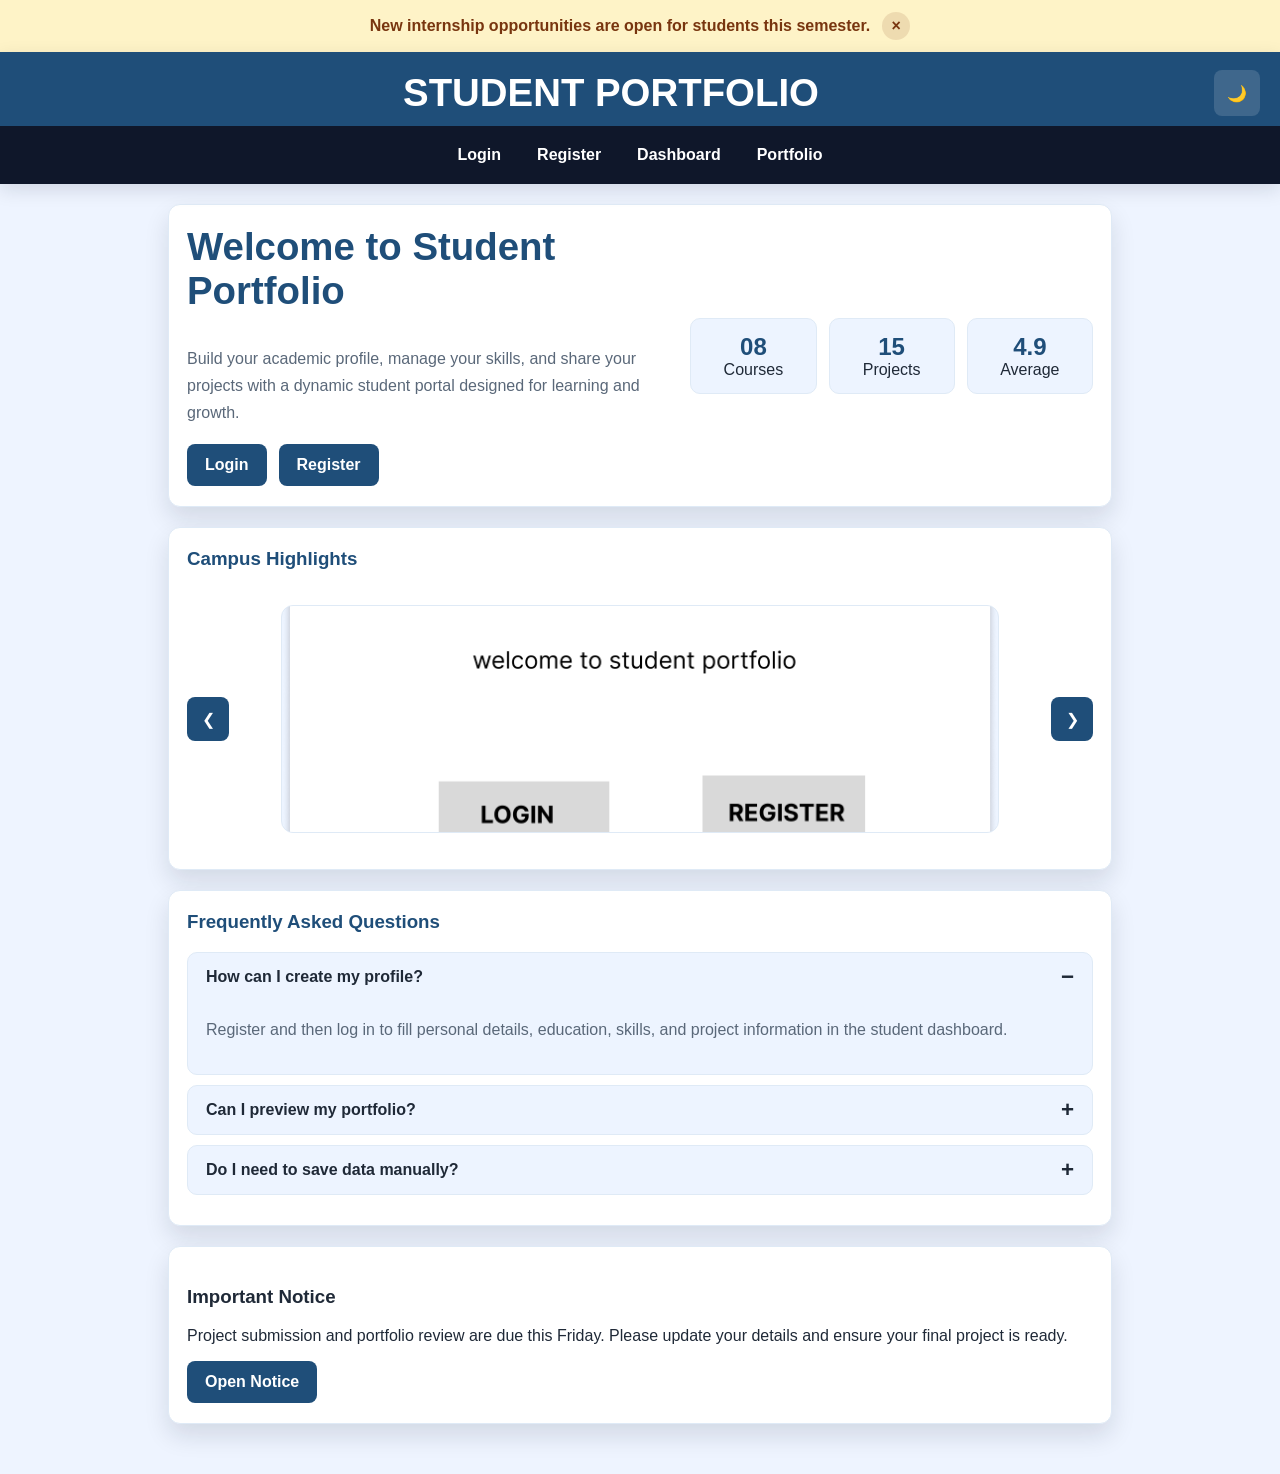
<file: index.html>
<!doctype html>
<html lang="en">
  <head>
    <meta charset="UTF-8">
    <meta name="viewport" content="width=device-width,initial-scale=1.0">
    <link rel="stylesheet" href="css/index.css">
    <title>Student Portfolio</title>
    <script src="js/app.js" defer></script>
  </head>
  <body class="home-page">
    <div class="notification-banner" id="notificationBanner" role="status" aria-live="polite">
      <span>New internship opportunities are open for students this semester.</span>
      <button class="dismiss-btn" type="button" aria-label="Dismiss notification">×</button>
    </div>

    <header class="landing-header">
      <div class="header-row">
        <button class="hamburger" id="menuToggle" aria-label="Toggle navigation" aria-expanded="false" type="button">
          <span></span><span></span><span></span>
        </button>
        <h1>STUDENT PORTFOLIO</h1>
        <button class="theme-toggle" id="themeToggle" type="button" aria-label="Switch to dark mode">🌙</button>
      </div>

      <nav class="main-nav" id="mainNav" aria-label="Main navigation">
        <a href="pages/login.html">Login</a>
        <a href="pages/register.html">Register</a>
        <a href="pages/dashboard.html">Dashboard</a>
        <a href="pages/portfolio.html">Portfolio</a>
      </nav>
    </header>

    <main class="home-layout">
      <section class="card home-hero">
        <div>
          <h2>Welcome to Student Portfolio</h2>
          <p>Build your academic profile, manage your skills, and share your projects with a dynamic student portal designed for learning and growth.</p>
          <div class="home-actions">
            <a class="button" href="pages/login.html">Login</a>
            <a class="button" href="pages/register.html">Register</a>
          </div>
        </div>

        <div class="stat-grid">
          <div class="stat"><strong>08</strong>Courses</div>
          <div class="stat"><strong>15</strong>Projects</div>
          <div class="stat"><strong>4.9</strong>Average</div>
        </div>
      </section>

      <section class="card slider-section" aria-label="Portfolio highlights">
        <h3>Campus Highlights</h3>
        <div class="slider">
          <button class="slider-btn prev" type="button" aria-label="Previous slide">❮</button>
          <div class="slides">
            <figure class="slide active">
              <img src="images/Frame 1.png" alt="Students in coding lab">
              <figcaption>Hands-on coding practice</figcaption>
            </figure>
            <figure class="slide">
              <img src="images/frame 3.png" alt="Project presentations">
              <figcaption>Presentation and teamwork</figcaption>
            </figure>
            <figure class="slide">
              <img src="images/frame 6.png" alt="Workshop session">
              <figcaption>Workshops and seminars</figcaption>
            </figure>
          </div>
          <button class="slider-btn next" type="button" aria-label="Next slide">❯</button>
        </div>
      </section>

      <section class="card faq-section">
        <h3>Frequently Asked Questions</h3>

        <div class="faq-item active">
          <button class="faq-question" type="button" aria-expanded="true">How can I create my profile?</button>
          <div class="faq-answer">
            <p>Register and then log in to fill personal details, education, skills, and project information in the student dashboard.</p>
          </div>
        </div>

        <div class="faq-item">
          <button class="faq-question" type="button" aria-expanded="false">Can I preview my portfolio?</button>
          <div class="faq-answer">
            <p>Yes. After saving your details, use the portfolio page to view the final student profile and project summary.</p>
          </div>
        </div>

        <div class="faq-item">
          <button class="faq-question" type="button" aria-expanded="false">Do I need to save data manually?</button>
          <div class="faq-answer">
            <p>No. The application stores your form details in localStorage, so your information remains available when you revisit the website.</p>
          </div>
        </div>
      </section>

      <section class="card">
        <h3>Important Notice</h3>
        <p>Project submission and portfolio review are due this Friday. Please update your details and ensure your final project is ready.</p>
        <button class="primary-btn" id="openModalBtn" type="button">Open Notice</button>
      </section>
    </main>

    <div class="modal-backdrop" id="studentModal" aria-hidden="true">
      <div class="modal" role="dialog" aria-modal="true" aria-labelledby="modalTitle">
        <button class="modal-close" id="closeModalBtn" type="button" aria-label="Close modal">×</button>
        <h3 id="modalTitle">Portfolio Submission Notice</h3>
        <p>Please complete all profile sections before the final portfolio review. Keep your resume, projects, and skills updated for a better presentation.</p>
        <button class="primary-btn" type="button">Review Now</button>
      </div>
    </div>
  </body>
</html>
</file>
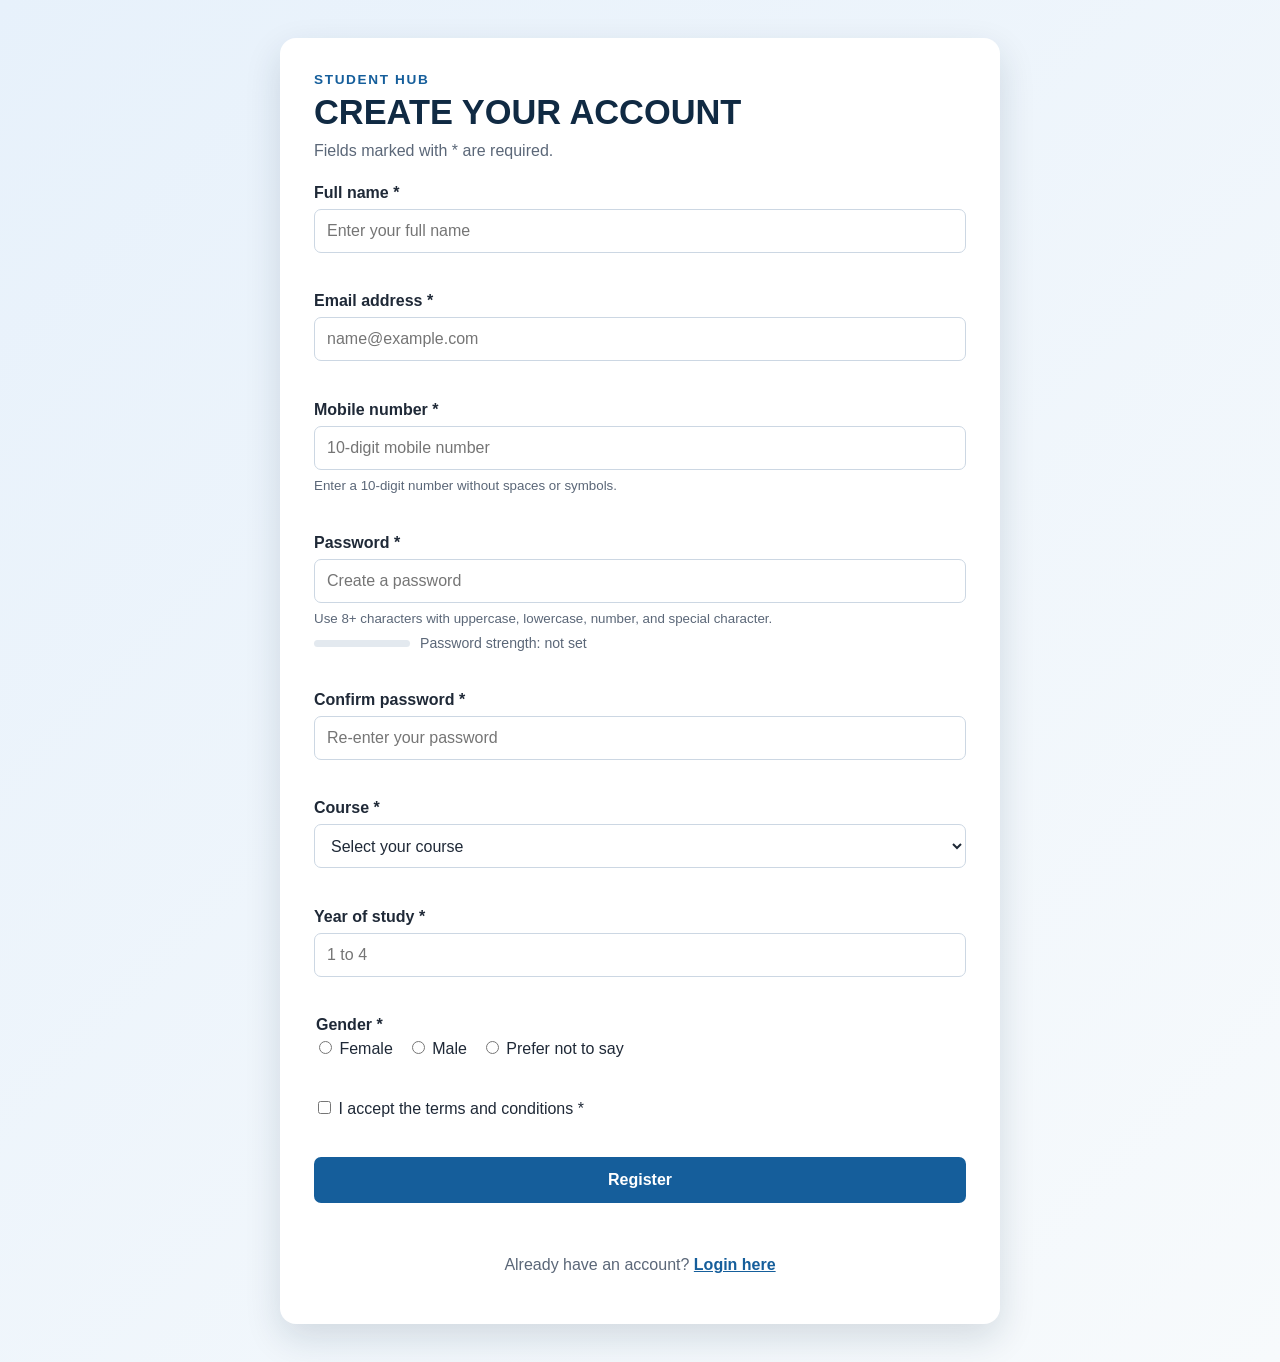
<file: pages/register.html>
<!doctype html>
<html lang="en">
  <head>
    <meta charset="UTF-8">
    <meta name="viewport" content="width=device-width,initial-scale=1.0">
    <link rel="stylesheet" href="../css/register.css">
    <title>Register</title>
    <script src="../js/app.js" defer></script>
  </head>
  <body class="page">
    <main class="registration-shell">
      <p class="eyebrow">Student Hub</p>
      <h1 class="page-title">CREATE YOUR ACCOUNT</h1>
      <p class="form-intro">Fields marked with <span aria-hidden="true">*</span> are required.</p>
      <form class="form registration-form" data-store="account" data-next="dashboard.html" data-validation="registration" novalidate>
      <div class="field">
        <label for="name">Full name <span aria-hidden="true">*</span></label>
        <input id="name" name="name" type="text" placeholder="Enter your full name" autocomplete="name" required minlength="2" maxlength="50" aria-describedby="name-error">
        <p class="field-error" id="name-error" aria-live="polite"></p>
      </div>
      <div class="field">
        <label for="email">Email address <span aria-hidden="true">*</span></label>
        <input id="email" name="email" type="email" placeholder="name@example.com" autocomplete="email" required aria-describedby="email-error">
        <p class="field-error" id="email-error" aria-live="polite"></p>
      </div>
      <div class="field">
        <label for="mobile">Mobile number <span aria-hidden="true">*</span></label>
        <input id="mobile" name="mobile" type="tel" placeholder="10-digit mobile number" autocomplete="tel" inputmode="numeric" pattern="[0-9]{10}" required aria-describedby="mobile-help mobile-error">
        <small id="mobile-help">Enter a 10-digit number without spaces or symbols.</small>
        <p class="field-error" id="mobile-error" aria-live="polite"></p>
      </div>
      <div class="field">
        <label for="password">Password <span aria-hidden="true">*</span></label>
        <input id="password" name="password" type="password" placeholder="Create a password" autocomplete="new-password" required aria-describedby="password-help password-strength password-error">
        <small id="password-help">Use 8+ characters with uppercase, lowercase, number, and special character.</small>
        <div class="password-strength" id="password-strength" aria-live="polite">
          <span class="strength-meter" aria-hidden="true"><span></span></span><span class="strength-text">Password strength: not set</span>
        </div>
        <p class="field-error" id="password-error" aria-live="polite"></p>
      </div>
      <div class="field">
        <label for="confirmPassword">Confirm password <span aria-hidden="true">*</span></label>
        <input id="confirmPassword" name="confirmPassword" type="password" placeholder="Re-enter your password" autocomplete="new-password" required aria-describedby="confirmPassword-error">
        <p class="field-error" id="confirmPassword-error" aria-live="polite"></p>
      </div>
      <div class="field">
        <label for="course">Course <span aria-hidden="true">*</span></label>
        <select id="course" name="course" required aria-describedby="course-error">
          <option value="">Select your course</option>
          <option>Computer Engineering</option>
          <option>Information Technology</option>
          <option>Mechanical Engineering</option>
          <option>Electrical Engineering</option>
          <option>Other</option>
        </select>
        <p class="field-error" id="course-error" aria-live="polite"></p>
      </div>
      <div class="field">
        <label for="year">Year of study <span aria-hidden="true">*</span></label>
        <input id="year" name="year" type="number" min="1" max="4" step="1" placeholder="1 to 4" required aria-describedby="year-error">
        <p class="field-error" id="year-error" aria-live="polite"></p>
      </div>
      <fieldset class="field choice-field" aria-describedby="gender-error">
        <legend>Gender <span aria-hidden="true">*</span></legend>
        <div class="choice-row">
          <label><input name="gender" type="radio" value="Female" required> Female</label>
          <label><input name="gender" type="radio" value="Male"> Male</label>
          <label><input name="gender" type="radio" value="Prefer not to say"> Prefer not to say</label>
        </div>
        <p class="field-error" id="gender-error" aria-live="polite"></p>
      </fieldset>
      <div class="field terms-field">
        <label><input id="terms" name="terms" type="checkbox" required aria-describedby="terms-error"> I accept the terms and conditions <span aria-hidden="true">*</span></label>
        <p class="field-error" id="terms-error" aria-live="polite"></p>
      </div>
      <button class="button" type="submit">Register</button>
      <p class="form-message" role="status" aria-live="polite"></p>
      </form>
      <p class="auth-switch">Already have an account? <a href="login.html">Login here</a></p>
    </main>
</body>
</html>
</file>
<file: css/index.css>
:root {
  --bg: #eef4ff;
  --panel: #ffffff;
  --panel-soft: #edf4ff;
  --text: #1f2937;
  --muted: #5a6879;
  --primary: #1f4e79;
  --nav: #0f172a;
  --border: #dfeaf6;
  --shadow: rgba(15,23,42,0.12);
  --button: #1f4e79;
  --button-text: #ffffff;
}

body.theme-dark {
  --bg: #0b1220;
  --panel: #0f1b2b;
  --panel-soft: #162b3f;
  --text: #edf3ff;
  --muted: #c6d5ef;
  --primary: #9ed0ff;
  --nav: #0b1220;
  --border: #2a3d5f;
  --shadow: rgba(2,6,23,0.65);
  --button: #9ed0ff;
  --button-text: #061423;
}

* { box-sizing: border-box; }
body {
  margin: 0;
  font-family: Arial, sans-serif;
  background: var(--bg);
  color: var(--text);
  transition: background 0.25s ease, color 0.25s ease;
}
a { color: inherit; text-decoration: none; }
button { font: inherit; }
img { max-width: 100%; display: block; }

.notification-banner {
  display: flex;
  align-items: center;
  justify-content: center;
  gap: 12px;
  padding: 12px 18px;
  background: #fef3c7;
  color: #78350f;
  font-weight: 600;
  text-align: center;
  transform: translateY(-110%);
  transition: transform 0.25s ease;
}
.notification-banner.show { transform: translateY(0); }
.dismiss-btn {
  border: none;
  background: rgba(120,53,15,0.12);
  border-radius: 50%;
  width: 28px;
  height: 28px;
  cursor: pointer;
  color: inherit;
}

.landing-header {
  background: var(--primary);
  color: white;
  position: sticky;
  top: 0;
  z-index: 20;
  box-shadow: 0 6px 18px var(--shadow);
}
.header-row {
  display: flex;
  align-items: center;
  justify-content: space-between;
  gap: 12px;
  padding: 18px 20px 10px;
}
.header-row h1 {
  margin: 0;
  text-align: center;
  flex: 1;
  font-size: clamp(1.6rem, 3vw, 2.5rem);
}
.hamburger,
.theme-toggle {
  width: 46px;
  height: 46px;
  border-radius: 8px;
  border: none;
  background: rgba(255,255,255,0.14);
  color: white;
  cursor: pointer;
}
.hamburger {
  display: none;
  flex-direction: column;
  justify-content: center;
  gap: 4px;
  padding: 10px;
}
.hamburger span {
  display: block;
  width: 100%;
  height: 3px;
  background: white;
  border-radius: 2px;
}
.main-nav {
  display: flex;
  justify-content: center;
  flex-wrap: wrap;
  gap: 12px;
  background: var(--nav);
  padding: 12px 14px;
}
.main-nav a {
  color: white;
  padding: 8px 12px;
  border-radius: 999px;
  font-weight: 600;
}
.main-nav a:hover,
.main-nav a:focus-visible { background: rgba(255,255,255,0.12); outline: none; }

.home-layout {
  max-width: 980px;
  margin: 0 auto;
  padding: 20px 18px 30px;
}
.card {
  background: var(--panel);
  border: 1px solid var(--border);
  border-radius: 12px;
  padding: 20px 18px;
  margin-bottom: 20px;
  box-shadow: 0 12px 24px var(--shadow);
}
.home-hero {
  display: grid;
  grid-template-columns: 1.2fr 1fr;
  gap: 20px;
  align-items: center;
}
.home-hero h2 {
  margin-top: 0;
  color: var(--primary);
  font-size: clamp(1.6rem, 3vw, 2.5rem);
}
.home-hero p {
  color: var(--muted);
  line-height: 1.7;
}
.home-actions {
  display: flex;
  gap: 12px;
  flex-wrap: wrap;
  margin-top: 18px;
}
.button,
.primary-btn {
  display: inline-flex;
  align-items: center;
  justify-content: center;
  padding: 12px 18px;
  border: none;
  border-radius: 8px;
  background: var(--button);
  color: var(--button-text);
  font-weight: 700;
  cursor: pointer;
}

.stat-grid {
  display: grid;
  grid-template-columns: repeat(3, minmax(0, 1fr));
  gap: 12px;
}
.stat {
  background: var(--panel-soft);
  border: 1px solid var(--border);
  border-radius: 10px;
  padding: 14px 12px;
  text-align: center;
}
.stat strong {
  display: block;
  font-size: 1.5rem;
  color: var(--primary);
}

.slider-section h3,
.faq-section h3 {
  margin-top: 0;
  color: var(--primary);
}
.slider {
  display: grid;
  grid-template-columns: 42px 1fr 42px;
  gap: 12px;
  align-items: center;
}
.slides {
  position: relative;
  min-height: 260px;
  overflow: hidden;
}
.slide {
  display: none;
  position: absolute;
  inset: 0;
  background: var(--panel-soft);
  border: 1px solid var(--border);
  border-radius: 12px;
  overflow: hidden;
}
.slide.active { display: block; }
.slide img {
  width: 100%;
  height: 230px;
  object-fit: cover;
}
.slide figcaption {
  padding: 10px 12px;
  background: rgba(15,23,42,0.72);
  color: white;
}
.slider-btn {
  width: 100%;
  height: 44px;
  border: none;
  border-radius: 8px;
  background: var(--button);
  color: var(--button-text);
  cursor: pointer;
}

.faq-item {
  background: var(--panel-soft);
  border: 1px solid var(--border);
  border-radius: 10px;
  overflow: hidden;
  margin-bottom: 10px;
}
.faq-question {
  width: 100%;
  padding: 15px 18px;
  border: none;
  background: transparent;
  color: var(--text);
  text-align: left;
  font-weight: 700;
  cursor: pointer;
  position: relative;
}
.faq-question::after {
  content: "+";
  position: absolute;
  right: 18px;
  top: 50%;
  transform: translateY(-50%);
  font-size: 1.4rem;
}
.faq-item.active .faq-question::after { content: "−"; }
.faq-answer {
  display: none;
  padding: 0 18px 16px;
  color: var(--muted);
  line-height: 1.6;
}
.faq-item.active .faq-answer { display: block; }

.modal-backdrop {
  position: fixed;
  inset: 0;
  display: none;
  align-items: center;
  justify-content: center;
  padding: 20px;
  background: rgba(15,23,42,0.7);
  z-index: 100;
}
.modal-backdrop.open { display: flex; }
.modal {
  position: relative;
  width: min(480px, 100%);
  background: var(--panel);
  color: var(--text);
  border: 1px solid var(--border);
  border-radius: 12px;
  padding: 24px 20px 18px;
  box-shadow: 0 18px 36px var(--shadow);
}
.modal-close {
  position: absolute;
  right: 12px;
  top: 10px;
  width: 32px;
  height: 32px;
  border: none;
  background: transparent;
  color: var(--text);
  cursor: pointer;
  font-size: 1.4rem;
}

@media (max-width: 700px) {
  .hamburger { display: flex; }
  .main-nav {
    display: none;
    flex-direction: column;
    align-items: center;
  }
  .main-nav.open { display: flex; }
  .home-hero,
  .stat-grid {
    grid-template-columns: 1fr;
  }
  .slider {
    grid-template-columns: 1fr;
  }
}
</file>
<file: css/register.css>
:root { --blue: #155e9b; --navy: #102a43; --ink: #1f2937; --muted: #5b6778; --line: #ccd7e3; --error: #b42318; --success: #067647; --surface: #fff; }
* { box-sizing: border-box; }
body { margin: 0; min-height: 100vh; font-family: Arial, sans-serif; color: var(--ink); background: linear-gradient(135deg, #e7f1fb, #f7fafc); }
.registration-shell { width: min(100% - 32px, 720px); margin: 38px auto; padding: 34px; background: var(--surface); border-radius: 16px; box-shadow: 0 14px 36px rgba(16, 42, 67, .14); }
.eyebrow { margin: 0 0 6px; color: var(--blue); font-size: .85rem; font-weight: 700; letter-spacing: .12em; text-transform: uppercase; }
.page-title { margin: 0; color: var(--navy); font-size: clamp(1.6rem, 4vw, 2.15rem); }
.form-intro { margin: 10px 0 24px; color: var(--muted); }
.form { display: grid; gap: 17px; }
.field { display: grid; gap: 7px; }
label, legend { font-weight: 700; }
input:not([type="radio"]):not([type="checkbox"]), select { width: 100%; min-height: 44px; padding: 10px 12px; border: 1px solid var(--line); border-radius: 7px; color: var(--ink); font: inherit; background: #fff; }
input:focus, select:focus { outline: 3px solid rgba(21, 94, 155, .22); border-color: var(--blue); }
small { color: var(--muted); line-height: 1.35; }
.field-error { min-height: 1.1em; margin: 0; color: var(--error); font-size: .88rem; font-weight: 600; }
.invalid input:not([type="radio"]):not([type="checkbox"]), .invalid select { border-color: var(--error); }
.choice-field.invalid { padding: 10px; border: 1px solid var(--error); border-radius: 7px; }
.valid input:not([type="radio"]):not([type="checkbox"]), .valid select { border-color: var(--success); }
fieldset { min-width: 0; margin: 0; padding: 0; border: 0; }
.choice-row { display: flex; flex-wrap: wrap; gap: 14px; margin-top: 4px; }
.choice-row label, .terms-field label { font-weight: 400; }
.choice-row input, .terms-field input { accent-color: var(--blue); }
.password-strength { display: flex; align-items: center; gap: 10px; color: var(--muted); font-size: .88rem; }
.strength-meter { width: 96px; height: 7px; overflow: hidden; border-radius: 20px; background: #e3e9ef; }
.strength-meter span { display: block; width: 0; height: 100%; border-radius: inherit; background: var(--error); transition: width .2s ease, background .2s ease; }
.strength-meter.weak span { width: 33%; background: var(--error); }.strength-meter.medium span { width: 66%; background: #b54708; }.strength-meter.strong span { width: 100%; background: var(--success); }
.button { min-height: 46px; border: 0; border-radius: 7px; cursor: pointer; background: var(--blue); color: #fff; font: 700 1rem Arial, sans-serif; }.button:hover, .button:focus-visible { background: #0e4d80; }.button:focus-visible { outline: 3px solid rgba(21, 94, 155, .3); outline-offset: 2px; }
.form-message { min-height: 1.2em; margin: 0; color: var(--error); font-weight: 700; }.form-message.success { color: var(--success); }.auth-switch { text-align: center; color: var(--muted); }.auth-switch a { color: var(--blue); font-weight: 700; }
@media (max-width: 560px) { .registration-shell { width: 100%; margin: 0; min-height: 100vh; border-radius: 0; padding: 28px 20px; }.choice-row { display: grid; gap: 9px; } }
</file>
